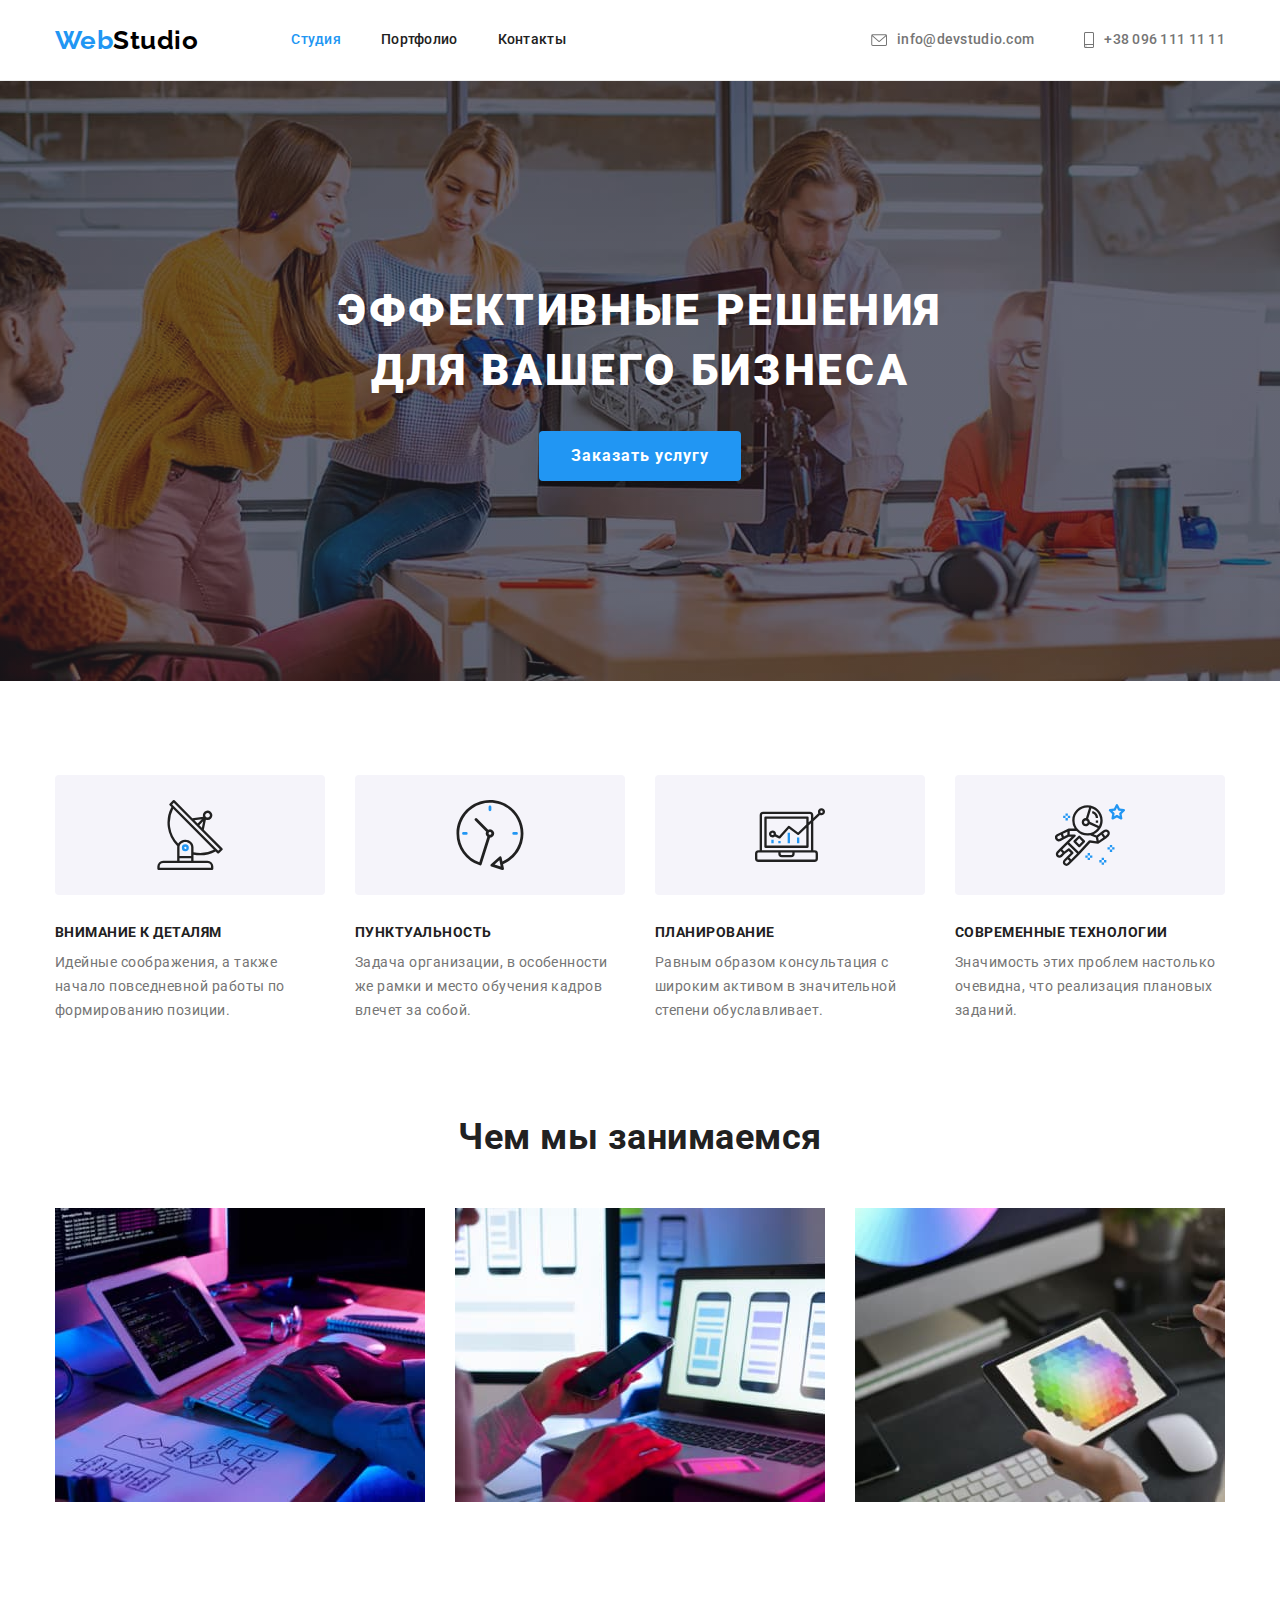
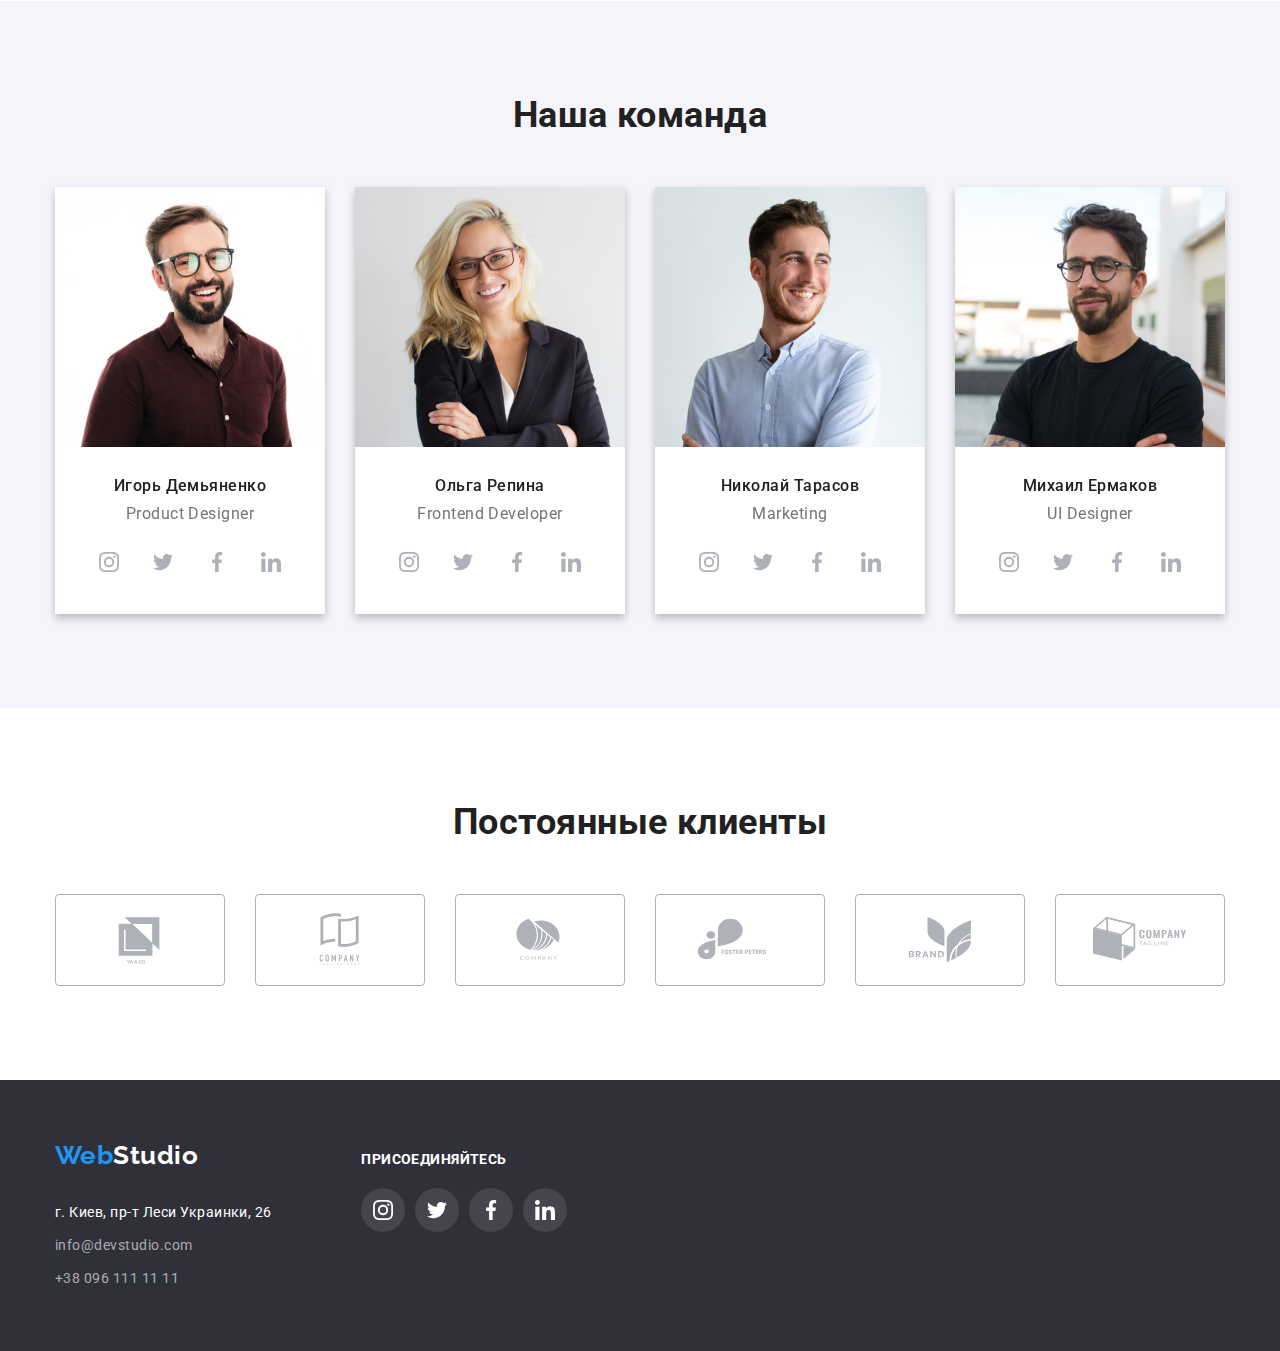
<file: index.html>
<!DOCTYPE html>
<html lang="ru">
  <head>
    <meta charset="UTF-8" />
    <meta http-equiv="X-UA-Compatible" content="IE=edge" />
    <meta name="viewport" content="width=device-width, initial-scale=1.0" />
    <title>Document</title>
    <link
      href="https://fonts.googleapis.com/css2?family=Raleway:wght@700&family=Roboto:wght@400;500;700;900&display=swap"
      rel="stylesheet"
    />
    <link
      rel="stylesheet"
      href="https://cdn.jsdelivr.net/npm/modern-normalize@1.1.0/modern-normalize.min.css"
    />
    <link rel="stylesheet" href="./css/styles.css" />
  </head>
  <body>
    <!-- Heder -->
    <header class="header">
      <div class="container header-container">
        <nav class="header-nav">
          <a class="logo" href="./index.html"><span>Web</span>Studio</a>
          <ul class="header-nav-list">
            <li class="item"><a class="link current" href="./index.html">Студия</a></li>
            <li class="item"><a class="link" href="./portfoio.html">Портфолио</a></li>
            <li class="item"><a class="link" href="">Контакты</a></li>
          </ul>
        </nav>
        <div class="header-contacts">
          <a class="header-contacts-link" href="mailto:info@devstudio.com">
            <svg class="contacts-icon" width="16" height="12">
              <use href="./images/icons.svg#icon-mail"></use>
            </svg>
            info@devstudio.com</a
          >
          <a class="header-contacts-link" href="tel:+380961111111">
            <svg class="contacts-icon" width="10" height="16">
              <use href="./images/icons.svg#icon-smartphone"></use>
            </svg>
            +38 096 111 11 11</a
          >
        </div>
      </div>
    </header>
    <main>
      <!-- Hero -->
      <section class="hero">
        <div class="container hero-container">
          <h1 class="main-title">Эффективные решения для вашего бизнеса</h1>
          <button class="main-btn" type="button">Заказать услугу</button>
        </div>
      </section>
      <!-- Benefits -->
      <section class="section">
        <div class="container">
          <!-- приховати <h2>Преимущества</h2>  -->
          <h2 class="visually-hidden">Преимущества</h2>
          <ul class="features-list">
            <li class="item">
              <div class="features-icon">
                <svg width="70" height="70">
                  <use href="./images/icons.svg#icon-antenna"></use>
                </svg>
              </div>
              <h3 class="features-title">Внимание к деталям</h3>
              <p class="features-text">
                Идейные соображения, а также начало повседневной работы по формированию позиции.
              </p>
            </li>
            <li class="item">
              <div class="features-icon">
                <svg width="70" height="70">
                  <use href="./images/icons.svg#icon-clock"></use>
                </svg>
              </div>
              <h3 class="features-title">Пунктуальность</h3>
              <p class="features-text">
                Задача организации, в особенности же рамки и место обучения кадров влечет за собой.
              </p>
            </li>
            <li class="item">
              <div class="features-icon">
                <svg width="70" height="70">
                  <use href="./images/icons.svg#icon-diagram"></use>
                </svg>
              </div>
              <h3 class="features-title">Планирование</h3>
              <p class="features-text">
                Равным образом консультация с широким активом в значительной степени обуславливает.
              </p>
            </li>
            <li class="item">
              <div class="features-icon">
                <svg width="70" height="70">
                  <use href="./images/icons.svg#icon-astronaut"></use>
                </svg>
              </div>
              <h3 class="features-title">Современные технологии</h3>
              <p class="features-text">
                Значимость этих проблем настолько очевидна, что реализация плановых заданий.
              </p>
            </li>
          </ul>
        </div>
      </section>
      <!-- Work -->
      <section class="section work-section">
        <div class="container">
          <h2 class="section-title">Чем мы занимаемся</h2>
          <ul class="work-list">
            <li class="work-list-item">
              <img src="images/todo/box_1.jpg" alt="Разработка" width="370" />
            </li>
            <li class="work-list-item">
              <img src="images/todo/box_2.jpg" alt="Структура" width="370" />
            </li>
            <li class="work-list-item">
              <img src="images/todo/box_3.jpg" alt="Дизайн" width="370" />
            </li>
          </ul>
        </div>
      </section>
      <!-- Team -->
      <section class="section team-section">
        <div class="container">
          <h2 class="section-title">Наша команда</h2>
          <ul class="team-list">
            <li class="team-item">
              <img src="images/team/team_1.jpg" alt="Мужчина" width="270" />
              <div class="team-item-bottom">
                <h3 class="team-title">Игорь Демьяненко</h3>
                <p class="team-text" lang="en">Product Designer</p>
                <ul class="team-social-list">
                  <li class="team-social-item">
                    <a
                      class="team-social-link"
                      href="https://www.instagram.com/"
                      target="blank"
                      rel="noopener noreferrer"
                      ><svg width="20" height="20">
                        <use href="./images/icons.svg#icon-instagram"></use></svg
                    ></a>
                  </li>
                  <li class="team-social-item">
                    <a
                      class="team-social-link"
                      href="https://twitter.com/"
                      target="blank"
                      rel="noopener noreferrer"
                      ><svg class="team-social-icon" width="20" height="20">
                        <use href="./images/icons.svg#icon-twitter"></use></svg
                    ></a>
                  </li>
                  <li class="team-social-item">
                    <a
                      class="team-social-link"
                      href="https://uk-ua.facebook.com/"
                      target="blank"
                      rel="noopener noreferrer"
                      ><svg width="20" height="20">
                        <use href="./images/icons.svg#icon-facebook"></use></svg
                    ></a>
                  </li>
                  <li class="team-social-item">
                    <a
                      class="team-social-link"
                      href="https://ua.linkedin.com/"
                      target="blank"
                      rel="noopener noreferrer"
                      ><svg width="20" height="20">
                        <use href="./images/icons.svg#icon-linkedin"></use></svg
                    ></a>
                  </li>
                </ul>
              </div>
            </li>
            <li class="team-item">
              <img src="images/team/team_2.jpg" alt="Женщина" width="270" />
              <div class="team-item-bottom">
                <h3 class="team-title">Ольга Репина</h3>
                <p class="team-text" lang="en">Frontend Developer</p>
                <ul class="team-social-list">
                  <li class="team-social-item">
                    <a
                      class="team-social-link"
                      href="https://www.instagram.com/"
                      target="blank"
                      rel="noopener noreferrer"
                      ><svg width="20" height="20">
                        <use href="./images/icons.svg#icon-instagram"></use></svg
                    ></a>
                  </li>
                  <li class="team-social-item">
                    <a
                      class="team-social-link"
                      href="https://twitter.com/"
                      target="blank"
                      rel="noopener noreferrer"
                      ><svg class="team-social-icon" width="20" height="20">
                        <use href="./images/icons.svg#icon-twitter"></use></svg
                    ></a>
                  </li>
                  <li class="team-social-item">
                    <a
                      class="team-social-link"
                      href="https://uk-ua.facebook.com/"
                      target="blank"
                      rel="noopener noreferrer"
                      ><svg width="20" height="20">
                        <use href="./images/icons.svg#icon-facebook"></use></svg
                    ></a>
                  </li>
                  <li class="team-social-item">
                    <a
                      class="team-social-link"
                      href="https://ua.linkedin.com/"
                      target="blank"
                      rel="noopener noreferrer"
                      ><svg width="20" height="20">
                        <use href="./images/icons.svg#icon-linkedin"></use></svg
                    ></a>
                  </li>
                </ul>
              </div>
            </li>
            <li class="team-item">
              <img src="images/team/team_3.jpg" alt="Мужчина" width="270" />
              <div class="team-item-bottom">
                <h3 class="team-title">Николай Тарасов</h3>
                <p class="team-text" lang="en">Marketing</p>
                <ul class="team-social-list">
                  <li class="team-social-item">
                    <a
                      class="team-social-link"
                      href="https://www.instagram.com/"
                      target="blank"
                      rel="noopener noreferrer"
                      ><svg width="20" height="20">
                        <use href="./images/icons.svg#icon-instagram"></use></svg
                    ></a>
                  </li>
                  <li class="team-social-item">
                    <a
                      class="team-social-link"
                      href="https://twitter.com/"
                      target="blank"
                      rel="noopener noreferrer"
                      ><svg class="team-social-icon" width="20" height="20">
                        <use href="./images/icons.svg#icon-twitter"></use></svg
                    ></a>
                  </li>
                  <li class="team-social-item">
                    <a
                      class="team-social-link"
                      href="https://uk-ua.facebook.com/"
                      target="blank"
                      rel="noopener noreferrer"
                      ><svg width="20" height="20">
                        <use href="./images/icons.svg#icon-facebook"></use></svg
                    ></a>
                  </li>
                  <li class="team-social-item">
                    <a
                      class="team-social-link"
                      href="https://ua.linkedin.com/"
                      target="blank"
                      rel="noopener noreferrer"
                      ><svg width="20" height="20">
                        <use href="./images/icons.svg#icon-linkedin"></use></svg
                    ></a>
                  </li>
                </ul>
              </div>
            </li>
            <li class="team-item">
              <img src="images/team/team_4.jpg" alt="Мужчина" width="270" />
              <div class="team-item-bottom">
                <h3 class="team-title">Михаил Ермаков</h3>
                <p class="team-text" lang="en">UI Designer</p>
                <ul class="team-social-list">
                  <li class="team-social-item">
                    <a
                      class="team-social-link"
                      href="https://www.instagram.com/"
                      target="blank"
                      rel="noopener noreferrer"
                      ><svg width="20" height="20">
                        <use href="./images/icons.svg#icon-instagram"></use></svg
                    ></a>
                  </li>
                  <li class="team-social-item">
                    <a
                      class="team-social-link"
                      href="https://twitter.com/"
                      target="blank"
                      rel="noopener noreferrer"
                      ><svg class="team-social-icon" width="20" height="20">
                        <use href="./images/icons.svg#icon-twitter"></use></svg
                    ></a>
                  </li>
                  <li class="team-social-item">
                    <a
                      class="team-social-link"
                      href="https://uk-ua.facebook.com/"
                      target="blank"
                      rel="noopener noreferrer"
                      ><svg width="20" height="20">
                        <use href="./images/icons.svg#icon-facebook"></use></svg
                    ></a>
                  </li>
                  <li class="team-social-item">
                    <a
                      class="team-social-link"
                      href="https://ua.linkedin.com/"
                      target="blank"
                      rel="noopener noreferrer"
                      ><svg width="20" height="20">
                        <use href="./images/icons.svg#icon-linkedin"></use></svg
                    ></a>
                  </li>
                </ul>
              </div>
            </li>
          </ul>
        </div>
      </section>
      <section class="section">
        <div class="container">
          <h2 class="section-title">Постоянные клиенты</h2>
          <ul class="customers-list">
            <li class="customer-item">
              <a
                class="customer-link"
                href="http://www.yasolicitors.co.uk/"
                target="blank"
                rel="noopener noreferrer"
                ><svg class="customer-logo" width="106" height="60">
                  <use href="./images/icons.svg#icon-logo1"></use></svg
              ></a>
            </li>
            <li class="customer-item">
              <a
                class="customer-link"
                href="http://www.yasolicitors.co.uk/"
                target="blank"
                rel="noopener noreferrer"
                ><svg class="customer-logo" width="106" height="60">
                  <use href="./images/icons.svg#icon-logo2"></use></svg
              ></a>
            </li>
            <li class="customer-item">
              <a
                class="customer-link"
                href="http://www.yasolicitors.co.uk/"
                target="blank"
                rel="noopener noreferrer"
                ><svg class="customer-logo" width="106" height="60">
                  <use href="./images/icons.svg#icon-logo3"></use></svg
              ></a>
            </li>
            <li class="customer-item">
              <a
                class="customer-link"
                href="http://www.yasolicitors.co.uk/"
                target="blank"
                rel="noopener noreferrer"
                ><svg class="customer-logo" width="106" height="60">
                  <use href="./images/icons.svg#icon-logo4"></use></svg
              ></a>
            </li>
            <li class="customer-item">
              <a
                class="customer-link"
                href="http://www.yasolicitors.co.uk/"
                target="blank"
                rel="noopener noreferrer"
                ><svg class="customer-logo" width="106" height="60">
                  <use href="./images/icons.svg#icon-logo5"></use></svg
              ></a>
            </li>
            <li class="customer-item">
              <a
                class="customer-link"
                href="http://www.yasolicitors.co.uk/"
                target="blank"
                rel="noopener noreferrer"
                ><svg class="customer-logo" width="106" height="60">
                  <use href="./images/icons.svg#icon-logo6"></use></svg
              ></a>
            </li>
          </ul>
        </div>
      </section>
    </main>
    <!-- Footer -->
    <footer class="footer">
      <div class="container footer-cotainer">
        <div class="contacts-container">
          <a class="logo dark-bg" href="./index.html"><span>Web</span>Studio</a>
          <address>
            <ul class="address-list">
              <li><a class="street" href="">г. Киев, пр-т Леси Украинки, 26</a></li>
              <li><a class="contacts" href="mailto:info@devstudio.com">info@devstudio.com</a></li>
              <li><a class="contacts" href="tel:+380961111111">+38 096 111 11 11</a></li>
            </ul>
          </address>
        </div>
        <div class="social-container">
          <p class="social-title">присоединяйтесь</p>
          <ul class="our-social-list">
            <li class="our-social-item">
              <a
                class="our-social-link"
                href="https://www.instagram.com/"
                target="blank"
                rel="noopener noreferrer"
                ><svg width="20" height="20">
                  <use href="./images/icons.svg#icon-instagram"></use></svg
              ></a>
            </li>
            <li class="our-social-item">
              <a
                class="our-social-link"
                href="https://twitter.com/"
                target="blank"
                rel="noopener noreferrer"
                ><svg class="team-social-icon" width="20" height="20">
                  <use href="./images/icons.svg#icon-twitter"></use></svg
              ></a>
            </li>
            <li class="our-social-item">
              <a
                class="our-social-link"
                href="https://uk-ua.facebook.com/"
                target="blank"
                rel="noopener noreferrer"
                ><svg width="20" height="20">
                  <use href="./images/icons.svg#icon-facebook"></use></svg
              ></a>
            </li>
            <li class="our-social-item">
              <a
                class="our-social-link"
                href="https://ua.linkedin.com/"
                target="blank"
                rel="noopener noreferrer"
                ><svg width="20" height="20">
                  <use href="./images/icons.svg#icon-linkedin"></use></svg
              ></a>
            </li>
          </ul>
        </div>
      </div>
    </footer>
  </body>
</html>
</file>
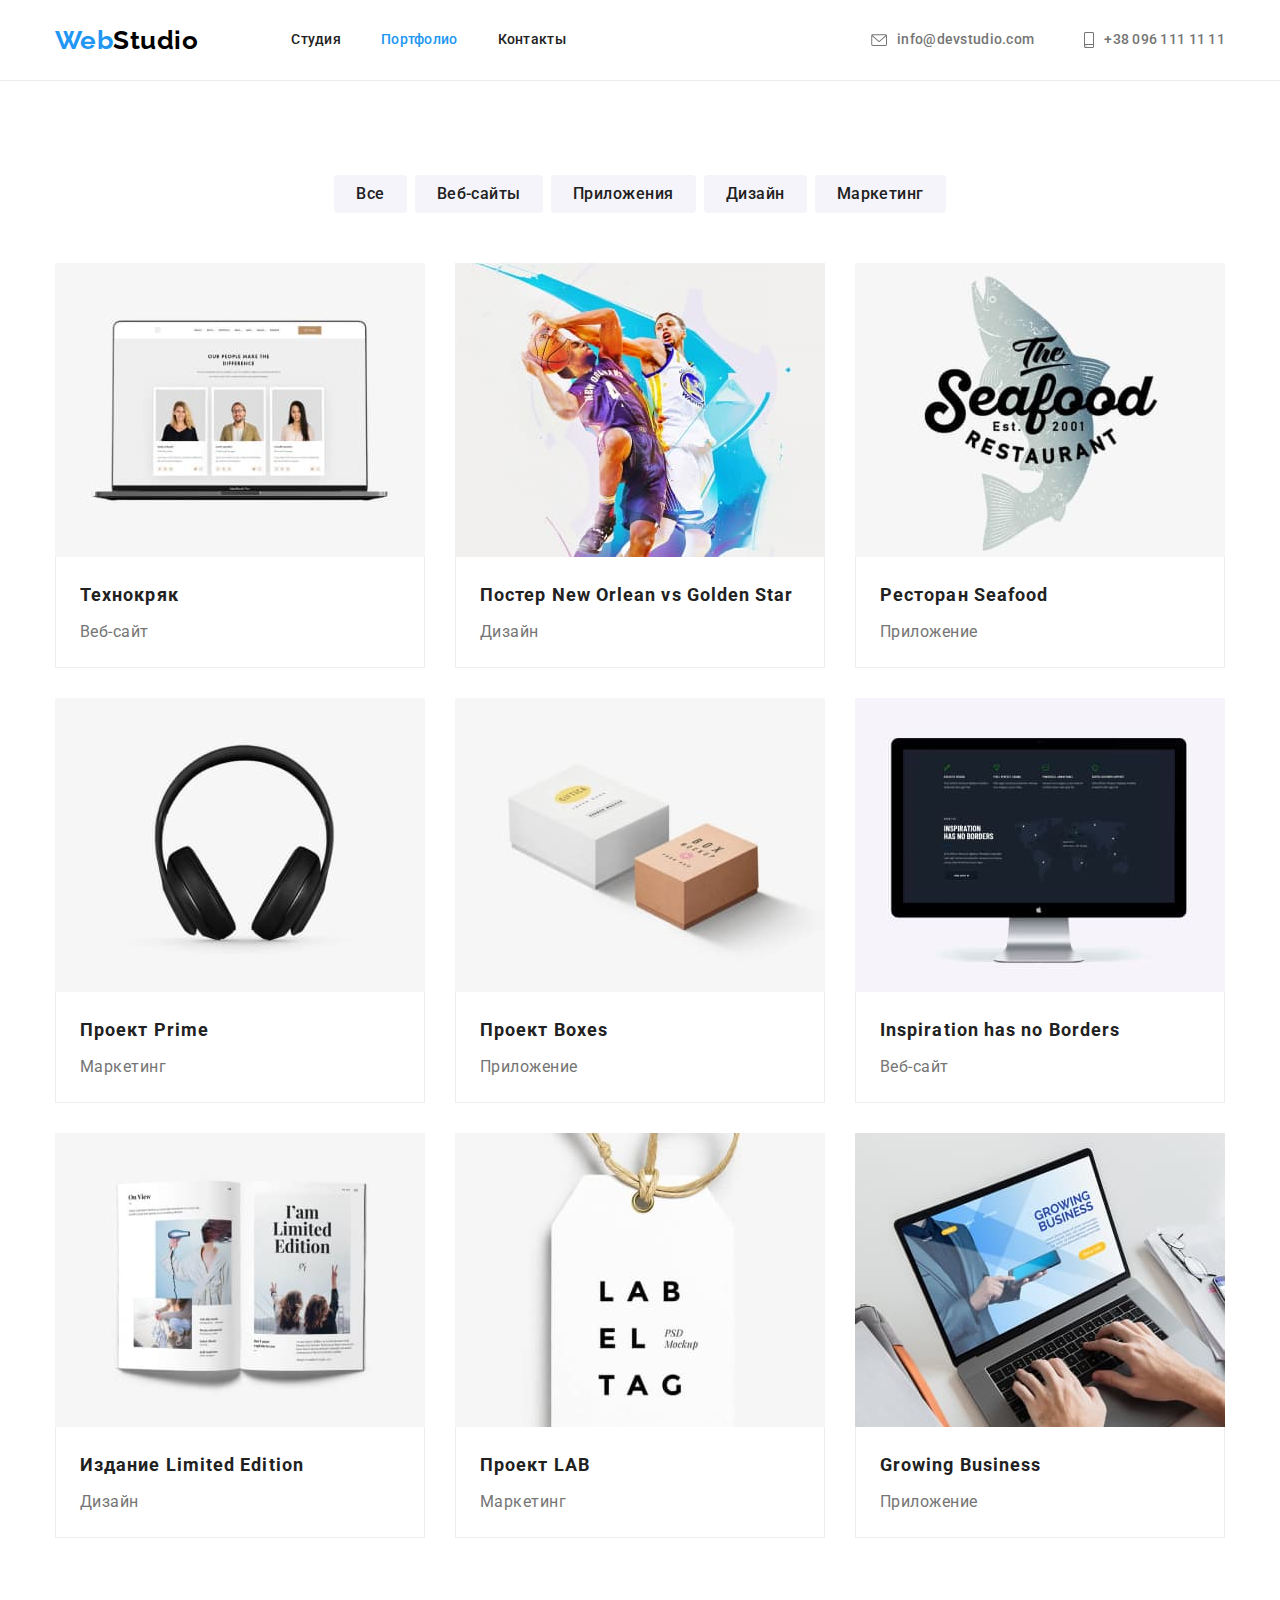
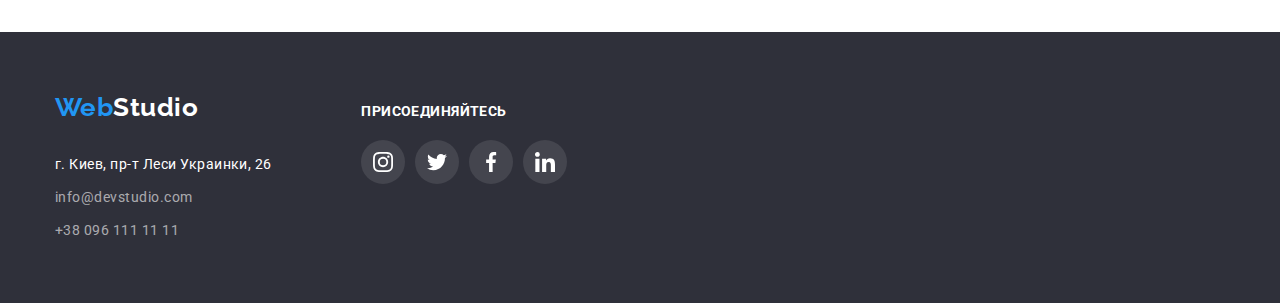
<file: portfoio.html>
<!DOCTYPE html>
<html lang="ru">
  <head>
    <meta charset="UTF-8" />
    <meta http-equiv="X-UA-Compatible" content="IE=edge" />
    <meta name="viewport" content="width=device-width, initial-scale=1.0" />
    <title>Document</title>
    <link
      href="https://fonts.googleapis.com/css2?family=Raleway:wght@700&family=Roboto:wght@400;500;700;900&display=swap"
      rel="stylesheet"
    />
    <link
      rel="stylesheet"
      href="https://cdn.jsdelivr.net/npm/modern-normalize@1.1.0/modern-normalize.min.css"
    />
    <link rel="stylesheet" href="./css/styles.css" />
  </head>
  <body>
    <header class="header">
      <div class="container header-container">
        <nav class="header-nav">
          <a class="logo" href="./index.html"><span>Web</span>Studio</a>
          <ul class="header-nav-list">
            <li class="item"><a class="link" href="./index.html">Студия</a></li>
            <li class="item"><a class="link current" href="./portfoio.html">Портфолио</a></li>
            <li class="item"><a class="link" href="">Контакты</a></li>
          </ul>
        </nav>
        <div class="header-contacts">
          <a class="header-contacts-link" href="mailto:info@devstudio.com">
            <svg class="contacts-icon" width="16" height="12">
              <use href="./images/icons.svg#icon-mail"></use>
            </svg>
            info@devstudio.com</a
          >
          <a class="header-contacts-link" href="tel:+380961111111">
            <svg class="contacts-icon" width="10" height="16">
              <use href="./images/icons.svg#icon-smartphone"></use>
            </svg>
            +38 096 111 11 11</a
          >
        </div>
      </div>
    </header>
    <section class="section">
      <div class="container">
        <!-- приховати <h1>Портфолио</h1>  -->
        <h1 class="visually-hidden">Портфолио</h1>
        <ul class="portfolio-button-list">
          <li class="portfolio-button-items">
            <button class="portfolio-button" type="button">Все</button>
          </li>
          <li class="portfolio-button-items">
            <button class="portfolio-button" type="button">Веб-сайты</button>
          </li>
          <li class="portfolio-button-items">
            <button class="portfolio-button" type="button">Приложения</button>
          </li>
          <li class="portfolio-button-items">
            <button class="portfolio-button" type="button">Дизайн</button>
          </li>
          <li class="portfolio-button-items">
            <button class="portfolio-button" type="button">Маркетинг</button>
          </li>
        </ul>
        <ul class="projects-list">
          <li class="projects-list-items">
            <a class="projects-link" href=""
              ><img src="images/portfolio/pf-1.jpg" alt="Ноутбук" width="370" />
              <div class="projects-description">
                <h2 class="project-title">Технокряк</h2>
                <p class="project-text">Веб-сайт</p>
              </div></a
            >
          </li>
          <li class="projects-list-items">
            <a class="projects-link" href=""
              ><img src="images/portfolio/pf-2.jpg" alt="Баскетболист" width="370" />
              <div class="projects-description">
                <h2 class="project-title">Постер New Orlean vs Golden Star</h2>
                <p class="project-text">Дизайн</p>
              </div></a
            >
          </li>
          <li class="projects-list-items">
            <a class="projects-link" href=""
              ><img src="images/portfolio/pf-3.jpg" alt="Емблема Риба" width="370" />
              <div class="projects-description">
                <h2 class="project-title">Ресторан Seafood</h2>
                <p class="project-text">Приложение</p>
              </div></a
            >
          </li>
          <li class="projects-list-items">
            <a class="projects-link" href=""
              ><img src="images/portfolio/pf-4.jpg" alt="Наушники" width="370" />
              <div class="projects-description">
                <h2 class="project-title">Проект Prime</h2>
                <p class="project-text">Маркетинг</p>
              </div></a
            >
          </li>
          <li class="projects-list-items">
            <a class="projects-link" href=""
              ><img src="images/portfolio/pf-5.jpg" alt="Коробки" width="370" />
              <div class="projects-description">
                <h2 class="project-title">Проект Boxes</h2>
                <p class="project-text">Приложение</p>
              </div></a
            >
          </li>
          <li class="projects-list-items">
            <a class="projects-link" href=""
              ><img src="images/portfolio/pf-6.jpg" alt="Монитор" width="370" />
              <div class="projects-description">
                <h2 class="project-title">Inspiration has no Borders</h2>
                <p class="project-text">Веб-сайт</p>
              </div></a
            >
          </li>
          <li class="projects-list-items">
            <a class="projects-link" href=""
              ><img src="images/portfolio/pf-7.jpg" alt="Книга" width="370" />
              <div class="projects-description">
                <h2 class="project-title">Издание Limited Edition</h2>
                <p class="project-text">Дизайн</p>
              </div></a
            >
          </li>
          <li class="projects-list-items">
            <a class="projects-link" href=""
              ><img src="images/portfolio/pf-8.jpg" alt="Бирка" width="370" />
              <div class="projects-description">
                <h2 class="project-title">Проект LAB</h2>
                <p class="project-text">Маркетинг</p>
              </div></a
            >
          </li>
          <li class="projects-list-items">
            <a class="projects-link" href=""
              ><img src="images/portfolio/pf-9.jpg" alt="Пеатание на ноутбуке" width="370" />
              <div class="projects-description">
                <h2 class="project-title">Growing Business</h2>
                <p class="project-text">Приложение</p>
              </div></a
            >
          </li>
        </ul>
      </div>
    </section>
    <footer class="footer">
      <div class="container footer-cotainer">
        <div class="contacts-container">
          <a class="logo dark-bg" href="./index.html"><span>Web</span>Studio</a>
          <address>
            <ul class="address-list">
              <li><a class="street" href="">г. Киев, пр-т Леси Украинки, 26</a></li>
              <li><a class="contacts" href="mailto:info@devstudio.com">info@devstudio.com</a></li>
              <li><a class="contacts" href="tel:+380961111111">+38 096 111 11 11</a></li>
            </ul>
          </address>
        </div>
        <div class="social-container">
          <p class="social-title">присоединяйтесь</p>
          <ul class="our-social-list">
            <li class="our-social-item">
              <a
                class="our-social-link"
                href="https://www.instagram.com/"
                target="blank"
                rel="noopener noreferrer"
                ><svg width="20" height="20">
                  <use href="./images/icons.svg#icon-instagram"></use></svg
              ></a>
            </li>
            <li class="our-social-item">
              <a
                class="our-social-link"
                href="https://twitter.com/"
                target="blank"
                rel="noopener noreferrer"
                ><svg class="team-social-icon" width="20" height="20">
                  <use href="./images/icons.svg#icon-twitter"></use></svg
              ></a>
            </li>
            <li class="our-social-item">
              <a
                class="our-social-link"
                href="https://uk-ua.facebook.com/"
                target="blank"
                rel="noopener noreferrer"
                ><svg width="20" height="20">
                  <use href="./images/icons.svg#icon-facebook"></use></svg
              ></a>
            </li>
            <li class="our-social-item">
              <a
                class="our-social-link"
                href="https://ua.linkedin.com/"
                target="blank"
                rel="noopener noreferrer"
                ><svg width="20" height="20">
                  <use href="./images/icons.svg#icon-linkedin"></use></svg
              ></a>
            </li>
          </ul>
        </div>
      </div>
    </footer>
  </body>
</html>
</file>
<file: css/styles.css>
:root {
  --brand-color: #2196f3;
  --primay-text-color: #757575;
  --second-text-color: #ffffff;
  --third-text-color: #000000;
  --title-text-color: #212121;
  --bg-color-primary: #ffffff;
  --bg-color-second: #f5f4fa;
  --bg-color-third: #2f303a;
  --address-color: rgba(255, 255, 255, 0.6);
}

body {
  background-color: var(--bg-color-primary);
  font-family: 'Roboto', sans-serif;
  letter-spacing: 0.03em;
}
ul {
  list-style: none;
  margin-top: 0;
  margin-bottom: 0;
  padding-left: 0;
}
h1,
h2,
h3,
h4,
p {
  margin-top: 0;
  margin-bottom: 0;
}
button {
  font-family: inherit;
  cursor: pointer;
  border: none;
}

.container {
  width: 1200px;
  padding-left: 15px;
  padding-right: 15px;
  margin-left: auto;
  margin-right: auto;
}
.section {
  padding-top: 94px;
  padding-bottom: 94px;
}
.section-title {
  margin-bottom: 50px;
  color: var(--title-text-color);
  font-weight: 700;
  font-size: 36px;
  line-height: 1.16;
  text-align: center;
}
.visually-hidden {
  position: absolute;
  width: 1px;
  height: 1px;
  margin: -1px;
  border: 0;
  padding: 0;
  white-space: nowrap;
  clip-path: inset(100%);
  clip: rect(0 0 0 0);
  overflow: hidden;
}
/* --------------------------- */

/* Header */

.header {
  border-bottom: 1px solid #ececec;
}

.header-container {
  display: flex;
  justify-content: space-between;
  align-items: center;
}

.header-nav {
  display: flex;
  align-items: center;
}

.logo {
  margin-right: 93px;
  color: var(--third-text-color);
  font-family: 'Raleway', sans-serif;
  font-weight: 700;
  font-size: 26px;
  line-height: 1.19;
  text-decoration: none;
}
.logo span {
  color: var(--brand-color);
}

.header-nav-list {
  display: flex;
  align-items: center;
}

.header-nav-list .item:not(:last-child) {
  margin-right: 40px;
}

.header-nav-list .link {
  display: block;
  padding-top: 32px;
  padding-bottom: 32px;

  color: var(--title-text-color);
  font-weight: 500;
  font-size: 14px;
  line-height: 1.14;
  letter-spacing: 0.02em;
  text-decoration: none;
}
.header-nav-list .link:hover,
.header-nav-list .link:focus {
  color: var(--brand-color);
}
.header-nav-list .link.current {
  color: var(--brand-color);
}

.header-contacts {
  display: flex;
  align-items: center;
}

.header-contacts-link {
  display: flex;
  align-items: center;
  margin-right: 50px;

  color: var(--primay-text-color);
  fill: var(--primay-text-color);
  font-weight: 500;
  font-size: 14px;
  line-height: 1.14;
  letter-spacing: 0.02em;
  text-decoration: none;
}
.header-contacts-link:last-child {
  margin-right: 0;
}
.header-contacts-link:hover,
.header-contacts-link:focus {
  color: var(--brand-color);
  fill: var(--brand-color);
}
.contacts-icon {
  margin-right: 10px;
  fill: inherit;
}

/* Hero */

.hero {
  max-width: 1600px;
  height: 600px;
  margin-left: auto;
  margin-right: auto;
  text-align: center;
  background-color: #c4c4c4;
  background-image: linear-gradient(rgba(47, 48, 58, 0.4), rgba(47, 48, 58, 0.4)),
    url(../images/main/bg-Img.jpg);
  background-repeat: no-repeat;
  background-position: center;
  background-size: cover;
}

.hero-container {
  padding-top: 200px;
  padding-bottom: 200px;
}

.main-title {
  width: 696px;
  text-align: center;
  margin-bottom: 30px;
  margin-left: auto;
  margin-right: auto;

  color: var(--second-text-color);
  font-weight: 900;
  font-size: 44px;
  line-height: 1.36;
  text-transform: uppercase;
  letter-spacing: 0.06em;
}

.main-btn {
  box-shadow: 0px 4px 4px rgba(0, 0, 0, 0.15);
  border-radius: 4px;
  color: var(--second-text-color);
  background-color: var(--brand-color);
  padding: 10px 32px;
  font-weight: 700;
  font-size: 16px;
  line-height: 1.88;
  letter-spacing: 0.06em;
}
.main-btn:hover,
.main-btn:focus {
  background-color: #188ce8;
}

/* Benefits */

.features-list {
  display: flex;
  align-items: center;
}
.features-list .item {
  width: 270px;
  margin-right: 30px;
}
.features-list .item:last-child {
  margin-right: 0;
}
.features-icon {
  display: flex;
  justify-content: center;
  align-items: center;
  margin-bottom: 30px;

  width: 270px;
  height: 120px;
  background: var(--bg-color-second);
  border-radius: 4px;
}
.features-title {
  margin-bottom: 10px;
  color: var(--title-text-color);
  font-weight: 700;
  font-size: 14px;
  line-height: 1.14;
  text-transform: uppercase;
}
.features-text {
  color: var(--primay-text-color);
  font-size: 14px;
  line-height: 1.71;
}

/* Work */

.work-section {
  padding-top: 0;
}

.work-list {
  display: flex;
  align-items: center;
}
.work-list-item:not(:last-child) {
  margin-right: 30px;
}

/* Team */

.team-section {
  background-color: var(--bg-color-second);
}
.team-list {
  display: flex;
  align-items: center;
}
.team-item {
  margin-right: 30px;
  width: 270px;
  text-align: center;
  filter: drop-shadow(0px 4px 4px rgba(0, 0, 0, 0.25));
}
.team-item:last-child {
  margin-right: 0;
}
.team-item img {
  display: block;
}
.team-item-bottom {
  background-color: var(--bg-color-primary);
  padding: 30px 10px;
}
.team-title {
  color: var(--title-text-color);
  font-weight: 500;
  font-size: 16px;
  line-height: 1.18;
  margin-bottom: 10px;
}
.team-text {
  margin-bottom: 16px;
  color: var(--primay-text-color);
  font-size: 16px;
  line-height: 1.18;
}
.team-social-list {
  display: flex;
  align-items: center;
  justify-content: center;
}
.team-social-item:not(:last-child) {
  margin-right: 10px;
}

.team-social-link {
  display: flex;
  align-items: center;
  justify-content: center;
  width: 44px;
  height: 44px;
  border-radius: 50%;
  fill: #afb1b8;
}
.team-social-link:hover,
.team-social-link:focus {
  background-color: var(--brand-color);
  fill: var(--second-text-color);
}
.team-social-icon {
  fill: inherit;
}

/* Customers */

.customers-list {
  display: flex;
  align-items: center;
}
.customer-item:not(:last-child) {
  margin-right: 30px;
}
.customer-link {
  display: flex;
  align-items: center;
  justify-content: center;
  width: 170px;
  height: 92px;
  fill: #afb1b8;

  border: 1px solid #afb1b8;
  box-sizing: border-box;
  border-radius: 4px;
}
.customer-link:hover,
.customer-link:focus {
  border-color: var(--brand-color);
  fill: var(--brand-color);
}
.customer-logo:hover,
.customer-logo:focus {
  fill: inherit;
}

/* Footer */

.footer {
  background-color: var(--bg-color-third);
}
.footer-cotainer {
  display: flex;
  align-items: baseline;
  padding-top: 60px;
  padding-bottom: 60px;
}
.contacts-container {
  margin-right: 70px;
}
.logo.dark-bg {
  display: block;
  margin-bottom: 30px;
  color: var(--second-text-color);
}
.address-list {
  font-style: normal;
  font-size: 14px;
  line-height: 1.71;
}
.address-list .street {
  color: var(--second-text-color);
  text-decoration: none;
}

.address-list .contacts {
  display: block;
  margin-top: 9px;
  color: var(--address-color);
  text-decoration: none;
}
.address-list .contacts:hover,
.address-list .contacts:focus {
  color: var(--brand-color);
}
.social-title {
  margin-bottom: 20px;
  font-family: 'Roboto';
  font-style: normal;
  font-weight: 700;
  font-size: 14px;
  line-height: 1.14;
  letter-spacing: 0.03em;
  text-transform: uppercase;

  color: var(--second-text-color);
}
.our-social-list {
  display: flex;
  align-items: center;
  justify-content: center;
}
.our-social-item:not(:last-child) {
  margin-right: 10px;
}
.our-social-link {
  display: flex;
  align-items: center;
  justify-content: center;
  width: 44px;
  height: 44px;
  background-color: rgba(255, 255, 255, 0.1);
  border-radius: 50%;
  fill: var(--second-text-color);
}
.our-social-link:hover,
.our-social-link:focus {
  background-color: var(--brand-color);
}
.team-social-icon {
  fill: inherit;
}

/* ========================================= */

/* portfolio.html */

.portfolio-button-list {
  display: flex;
  align-items: center;
  justify-content: center;
  /* gap: 8px; */
  margin-bottom: 50px;
}
.portfolio-button {
  padding: 6px 22px;
  border-radius: 4px;
  color: var(--title-text-color);
  background-color: var(--bg-color-second);
  font-weight: 500;
  font-size: 16px;
  line-height: 1.62;
  letter-spacing: 0.03em;
}
.portfolio-button-items {
  margin-right: 8px;
}
.portfolio-button-items:last-child {
  margin-right: 0;
}
.portfolio-button:hover,
.portfolio-button:focus {
  color: var(--second-text-color);
  background-color: var(--brand-color);
  box-shadow: 0px 3px 1px rgba(0, 0, 0, 0.1), 0px 1px 2px rgba(0, 0, 0, 0.08),
    0px 2px 2px rgba(0, 0, 0, 0.12);
}

.projects-list {
  display: flex;
  flex-wrap: wrap;
}
.projects-list-items {
  margin-bottom: 30px;
  margin-right: 30px;
}
.projects-list-items:nth-child(3n) {
  margin-right: 0;
}
.projects-list-items:nth-child(n + 7) {
  margin-bottom: 0;
}
.projects-link {
  display: block;
  text-decoration: none;
}
.projects-link:hover,
.projects-link:focus {
  box-shadow: 0px 1px 1px rgba(0, 0, 0, 0.12), 0px 4px 4px rgba(0, 0, 0, 0.06),
    1px 4px 6px rgba(0, 0, 0, 0.16);
}
.projects-list img {
  display: block;
}
.projects-description {
  border: 1px solid #eeeeee;
  border-top: none;
  padding: 20px 24px;
}
.project-title {
  color: var(--title-text-color);
  font-weight: 700;
  font-size: 18px;
  line-height: 2;
  letter-spacing: 0.06em;
  margin-bottom: 4px;
}
.project-text {
  color: var(--primay-text-color);
  font-size: 16px;
  line-height: 1.88;
}
</file>
